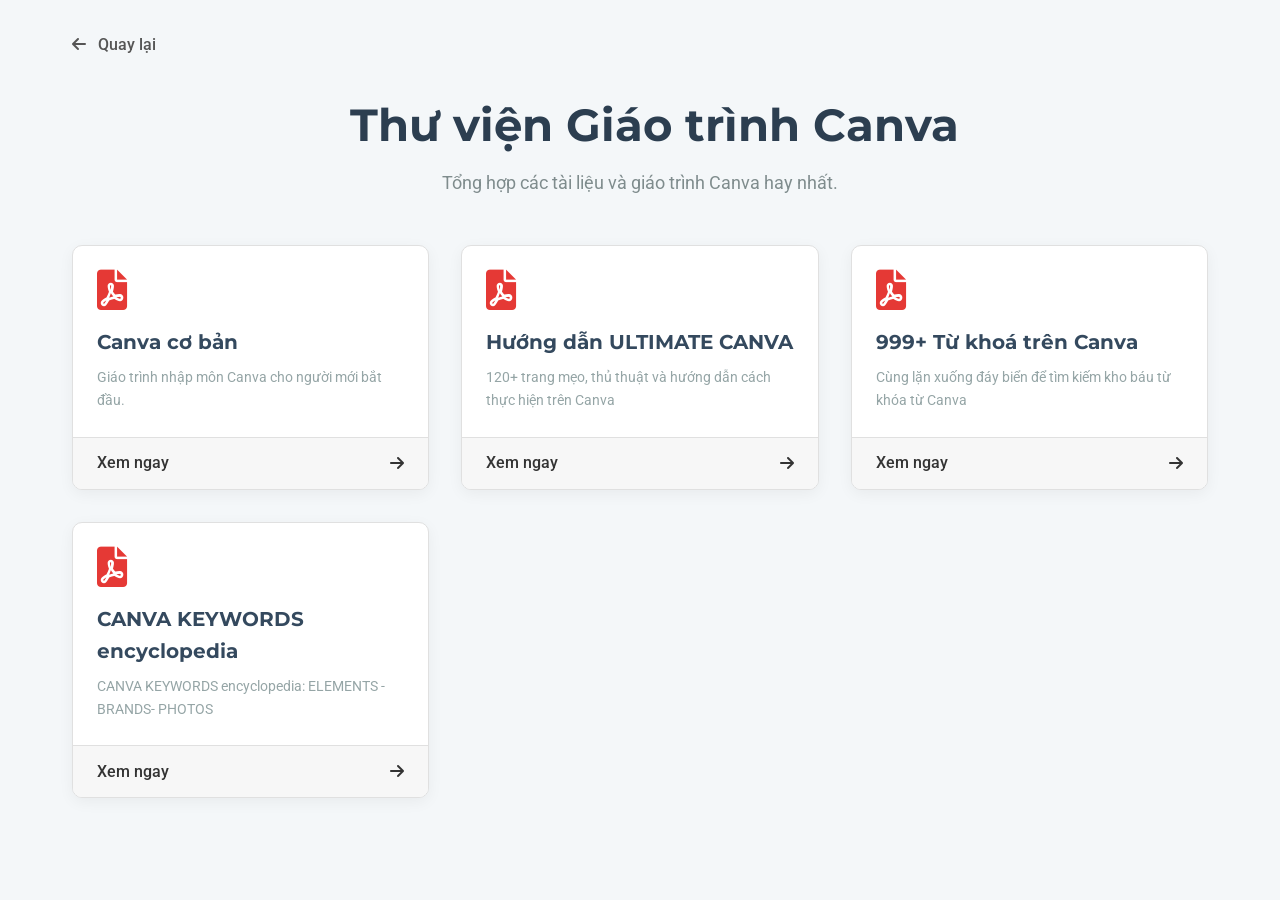
<file: canva/index.html>
<!DOCTYPE html>
<html lang="vi">
<head>
    <meta charset="UTF-8">
    <meta name="viewport" content="width=device-width, initial-scale=1.0">
    <title>Học Canva</title>
    
    <link rel="icon" href="../favicon.png" type="image/png">
    
    <link rel="stylesheet" href="style.css">
    
    <link rel="preconnect" href="https://fonts.googleapis.com">
    <link rel="preconnect" href="https://fonts.gstatic.com" crossorigin>
    <link href="https://fonts.googleapis.com/css2?family=Montserrat:wght@700&family=Roboto:wght@400;500&display=swap" rel="stylesheet">
    
    <link rel="stylesheet" href="https://cdnjs.cloudflare.com/ajax/libs/font-awesome/6.0.0/css/all.min.css">
</head>
<body>

    <div class="container">
        <a href="javascript:history.back()" class="back-button">
            <i class="fas fa-arrow-left"></i> Quay lại
        </a>

        <header class="main-header">
            <h1><i class="fa-solid fa-book-bookmark"></i> Thư viện Giáo trình Canva</h1>
            <p>Tổng hợp các tài liệu và giáo trình Canva hay nhất.</p>
        </header>

        <div class="document-grid">

            <a href="https://drive.google.com/file/d/1a29w4NAlh2I7jXOkT0Yxuk0H18OzvoZ0/view" target="_blank" class="doc-card">
                <div class="doc-card-content">
                    <i class="fas fa-file-pdf pdf-icon"></i>
                    <h2 class="doc-title">Canva cơ bản</h2>
                    <p class="doc-subtitle">Giáo trình nhập môn Canva cho người mới bắt đầu.</p>
                </div>
                <div class="doc-card-footer"><span>Xem ngay</span><i class="fas fa-arrow-right"></i></div>
            </a>

            <a href="https://drive.google.com/file/d/1qzi31r68h0k4HT3-P_t0JtwDwQZIIcq9/view" target="_blank" class="doc-card">
                <div class="doc-card-content">
                    <i class="fas fa-file-pdf pdf-icon"></i>
                    <h2 class="doc-title">Hướng dẫn ULTIMATE CANVA</h2>
                    <p class="doc-subtitle">120+ trang mẹo, thủ thuật và hướng dẫn cách thực hiện trên Canva</p>
                </div>
                <div class="doc-card-footer"><span>Xem ngay</span><i class="fas fa-arrow-right"></i></div>
            </a>

            <a href="https://drive.google.com/file/d/1SJjRl8iFGbVJUR4XQe2xlVYliMGupqC1/view" target="_blank" class="doc-card">
                <div class="doc-card-content">
                    <i class="fas fa-file-pdf pdf-icon"></i>
                    <h2 class="doc-title">999+ Từ khoá trên Canva</h2>
                    <p class="doc-subtitle">Cùng lặn xuống đáy biển để tìm kiếm kho báu từ khóa từ Canva</p>
                </div>
                <div class="doc-card-footer"><span>Xem ngay</span><i class="fas fa-arrow-right"></i></div>
            </a>

            <a href="https://drive.google.com/file/d/1QXjiU-TUNlM3tgxbEs8THWfkzAvf8S8F/view" target="_blank" class="doc-card">
                <div class="doc-card-content">
                    <i class="fas fa-file-pdf pdf-icon"></i>
                    <h2 class="doc-title">CANVA KEYWORDS encyclopedia</h2>
                    <p class="doc-subtitle">CANVA KEYWORDS encyclopedia: ELEMENTS - BRANDS- PHOTOS</p>
                </div>
                <div class="doc-card-footer"><span>Xem ngay</span><i class="fas fa-arrow-right"></i></div>
            </a>

            

        </div>
    </div>

</body>
</html>
</file>
<file: canva/style.css>
/* --- Cài đặt chung --- */
* {
    margin: 0;
    padding: 0;
    box-sizing: border-box;
}

body {
    font-family: 'Roboto', sans-serif;
    background-color: #f4f7f9;
    color: #444;
    line-height: 1.6;
}

.container {
    max-width: 1200px;
    margin: 0 auto;
    padding: 2rem;
}

/* --- Nút quay lại & Tiêu đề --- */
.back-button {
    display: inline-block;
    margin-bottom: 2rem;
    color: #555;
    text-decoration: none;
    font-weight: 500;
    transition: color 0.3s ease;
}

.back-button:hover {
    color: #F9A825;
}

.back-button i {
    margin-right: 0.5rem;
}

.main-header {
    text-align: center;
    margin-bottom: 3rem;
}

.main-header h1 {
    font-family: 'Montserrat', sans-serif;
    font-size: 2.8rem;
    color: #2c3e50;
    margin-bottom: 0.5rem;
}

.main-header h1 i {
    color: #F9A825; /* Scratch Orange Color */
    margin-right: 1rem;
}

.main-header p {
    font-size: 1.1rem;
    color: #7f8c8d;
}

/* --- Lưới tài liệu --- */
.document-grid {
    display: grid;
    grid-template-columns: repeat(auto-fit, minmax(280px, 1fr));
    gap: 2rem;
}

/* --- Thẻ tài liệu --- */
.doc-card {
    background-color: #ffffff;
    border-radius: 10px;
    box-shadow: 0 4px 15px rgba(0, 0, 0, 0.05);
    text-decoration: none;
    color: inherit;
    display: flex;
    flex-direction: column;
    overflow: hidden;
    transition: transform 0.3s ease, box-shadow 0.3s ease;
    border: 1px solid #e0e0e0;
}

.doc-card:hover {
    transform: translateY(-8px);
    box-shadow: 0 10px 25px rgba(0, 0, 0, 0.1);
}

.doc-card-content {
    padding: 1.5rem;
    flex-grow: 1; /* Đẩy footer xuống dưới */
}

.pdf-icon {
    font-size: 2.5rem;
    color: #E53935; /* PDF Red Color */
    margin-bottom: 1rem;
}

.doc-title {
    font-family: 'Montserrat', sans-serif;
    font-size: 1.25rem;
    color: #34495e;
    margin-bottom: 0.5rem;
}

.doc-subtitle {
    font-size: 0.9rem;
    color: #95a5a6;
}

.doc-card-footer {
    background-color: #f7f7f7;
    border-top: 1px solid #e0e0e0;
    color: #333;
    font-weight: 500;
    padding: 0.8rem 1.5rem;
    display: flex;
    justify-content: space-between;
    align-items: center;
    transition: all 0.3s ease;
}

.doc-card:hover .doc-card-footer {
    background-color: #F9A825;
    color: white;
    border-color: #F9A825;
}

/* --- Responsive cho màn hình nhỏ --- */
@media (max-width: 768px) {
    .main-header h1 {
        font-size: 2.2rem;
    }
}

@media (max-width: 480px) {
    .container {
        padding: 1rem;
    }
    .main-header h1 {
        font-size: 1.8rem;
    }
    .main-header p {
        font-size: 1rem;
    }
}
</file>
